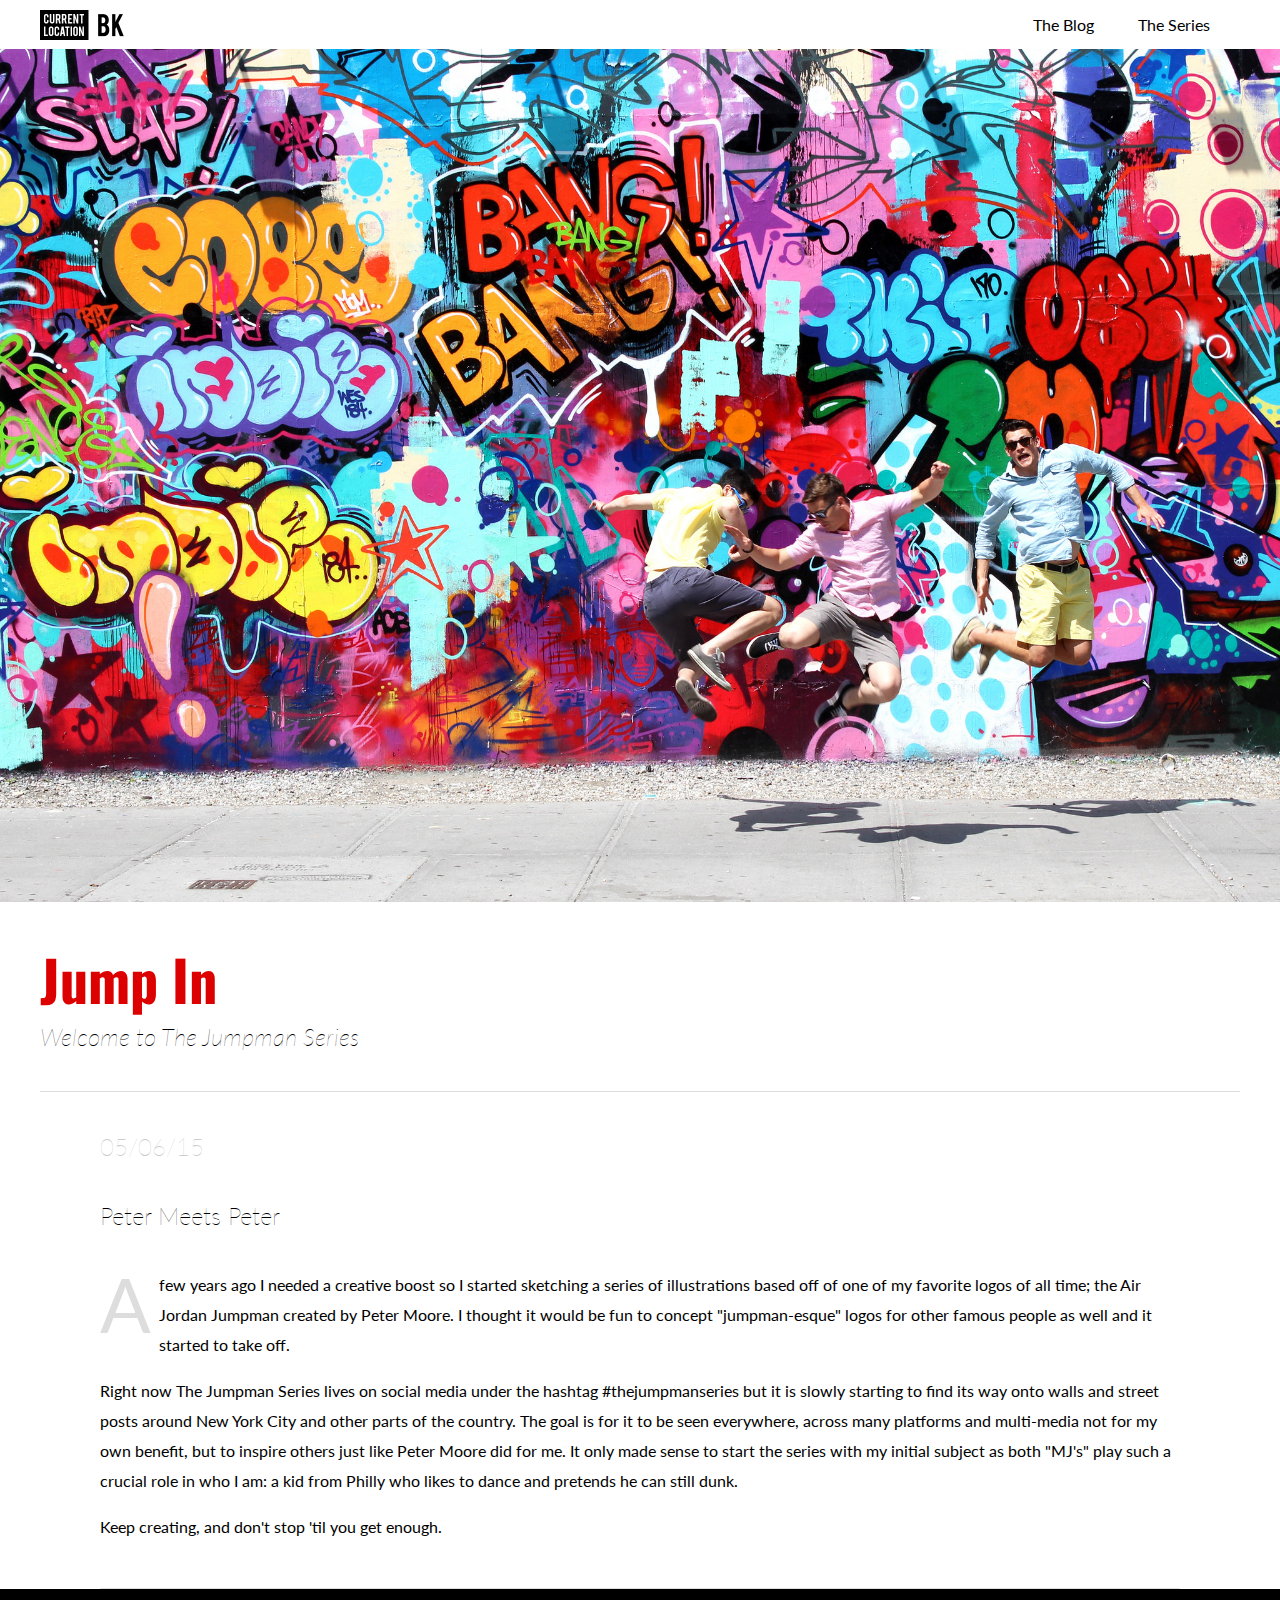
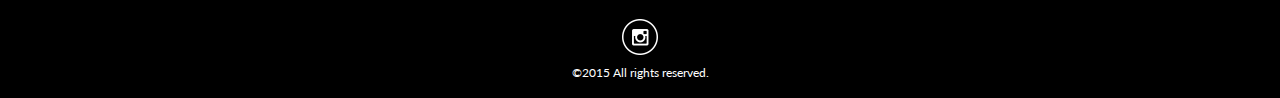
<file: index.html>
<!doctype html>
<html lang="en-us">
<head>
	<meta charset="utf-8">
	<title>Pete Richardson</title>
	<link href='http://fonts.googleapis.com/css?family=Lato:300,700,300italic,700italic' rel='stylesheet' type='text/css'>
	<link href='http://fonts.googleapis.com/css?family=Oswald:700' rel='stylesheet' type='text/css'>
	<link rel="stylesheet" href="css/styles.css">
</head>

<body>
	<header>
		<!-- Begin Navigation -->
		<nav>
		<!-- Logo -->
			<div class="logo">
				<a id="top" href="index.html"><img src="logo.png" width="91" height="30" alt="Logo"></a>
			</div>

		    <!-- Navigation Links -->
		    <div class="navigation">
				<ul class="nav-content">
					<li><a class="active" href="index.html">The Blog</a></li>
					<li><a href="theseries.html">The Series</a></li>
				</ul>
			</div>

		</nav>
		<!-- End Navigation -->	
	</header>


<img src="headerimage.jpg">


	<h1><a href="index.html">Jump In</a></h1>
	<h2>Welcome to The Jumpman Series</h2>

	<article>
		
		<h3>05/06/15</h3>
		<h5>Peter Meets Peter</h5>
		
		<p><span class="firstcharacter">A</span> few years ago I needed a creative boost so I started sketching a series of illustrations based off of one of my favorite logos of all time; the Air Jordan Jumpman created by Peter Moore. I thought it would be fun to concept "jumpman-esque" logos for other famous people as well and it started to take off.</p>

		<p>Right now The Jumpman Series lives on social media under the hashtag #thejumpmanseries but it is slowly starting to find its way onto walls and street posts around New York City and other parts of the country. The goal is for it to be seen everywhere, across many platforms and multi-media not for my own benefit, but to inspire others just like Peter Moore did for me. It only made sense to start the series with my initial subject as both "MJ's" play such a crucial role in who I am: a kid from Philly who likes to dance and pretends he can still dunk.</p> 

		<p>Keep creating, and don't stop 'til you get enough.</p>


	</article>

<div class="footer">
	<footer>
		<nav>
			<ul class="social-links">
				<li><a href="https://instagram.com/thepeteyrich/" target="_blank"><img src="instagram.png" alt="@thepeteyrich" width="36" height="36"></a></li>
			</ul>
		</nav>

	<p>©2015 All rights reserved.</p>
	</footer>
</div>

</body>
</html>
</file>
<file: css/styles.css>
header{
	text-align: left;
	position: relative;
}

.logo{
	float: left;
	margin: 10px 10px 0px 40px;
}

.nav-content {
	padding: 10px;
	float: right;
	margin: 5px 40px 5px 5px;
}

.navigation{
	float: right;
	margin: 0;
	padding: 0;
}

nav {
	color: black;
	text-decoration: none;
	font-size: 16px;
	text-align: center;
}


li{
	display: inline;
	text-decoration: none;
	padding: 0 20px 0 20px;
	margin: none;
}

a { color: black; text-decoration: none;} 
a:visited { color: black; text-decoration: none;} 
a:hover { color: #A00; text-decoration: none;} 
a:active { color: #ccc; text-decoration: none; } 


body{
	font-family: 'Lato'; 
	margin: 0px;
	width: 100%;
}

.firstcharacter { 
	float: left; 
	color: #DDD; 
	font-size: 75px; 
	line-height: 60px; 
	padding-top: 4px; 
	padding-right: 8px; 
	padding-left: 0px; }

article{
	margin: 0px 100px 0px 100px;
	border-bottom: 1px solid #DDD;
	padding-bottom: 30px;
}

img{
	max-width: 100%;
	margin: none;
	padding: none;
}

h1{
	margin: 40px 40px 0 40px;
	font-weight: 700;
	font-family: 'Oswald', sans-serif;
	line-height: 1.2;
	padding-bottom: 10px;
}

h1 a{
	color: #D00;
	font-style: normal;
	font-variant: normal;
	font-weight: 700;
	font-size: 56px;
	text-decoration: none;
	font-family: 'Oswald', sans-serif;

}


h2{
	font-weight: lighter;
	font-size: 24px;
	margin: 0 40px 40px 40px;
	padding-bottom: 40px;
	border-bottom: 1px solid #DDD;
	font-style: italic;
}


h3{
	font-weight: lighter;
	color: #ccc;
	font-size: 24px;
	margin-top: 40px;
}

h2 a{
	color: #444;
	text-decoration: none;
	font-size: 36px;
	line-height: 0px;
}

h4 {
	text-align: right;
	text-decoration: none;
}

h4 a{
	text-decoration: none;
}

h5{
	font-weight: lighter;
	font-size: 24px;
	font-style: bold;
}

article h5{
	margin: none;
}

footer nav{
	margin-top: 20px;
	text-decoration: none;
	background: #ccc;
}

footer nav a{
	margin-top: 20px;
	color: black;
	text-decoration: none;
	font-size: 16px;
}


footer p{
	font-size: 12px;
	background: black;
	color: white;
	text-align: center;
	padding: 0;
	margin: 0;
}

p{
	line-height: 30px;
}

footer ul {
	padding: 0px;
	margin: 0px;
	color: white;
	background-color: black;
}

footer li{
	padding: 0px;
	color: white;
}

footer li a { color: white; text-decoration: none;} 
footer li a:visited { color: white; text-decoration: none;} 
footer li a:hover { color: #A00; text-decoration: none;} 
footer li a:active { color: white; text-decoration: none; } 

.footer {
	background: black;
	padding: 10px;
	clear: both;
	display: block;
}


/* entire container, keeps perspective */
.flip-container {
	perspective: 1000;
	/*height: 624px;*/
	width: 33%;
	float: left;
	overflow-y: scroll;

}
/* flip the pane when hovered */
.flip-container:hover .flipper, .flip-container.hover .flipper {
	transform: rotateY(180deg);
}

.front, .back {
	width: 100%;
/*	display: inline-block;
	float: left;*/
	/*height: 480px;*/
}

/* flip speed goes here */
.flipper {
	transition: 1s;
	transition-timing-function: cubic-bezier(0.55, 0.09, 0.79, 1.41);
	transform-style: preserve-3d;

	/*position: relative;*/
}

/* hide back of pane during swap */
.front, .back {
	backface-visibility: hidden;

	position: absolute;
	top: 0;
	left: 0;
}

/* front pane, placed above back */
.front {
	z-index: 2;
	/* for firefox 31 */
	transform: rotateY(0deg);
}

/* back, initially hidden pane */
.back {
	transform: rotateY(180deg);
	background-color: black;
	color: white;
	/*height: 624px;*/
}

.back h1{
	color: white;
	font-size: 2em;
	padding-bottom: 0px;
}

.back h2{
	color: #999;
	font-size: 1em;
	font-weight: lighter;
	font-style: normal;
	margin: 10px 40px 0 40px;
	padding-bottom: 0px;
	border-bottom: none;
}

.back h3{
	color: #999;
	font-size: .875em;
	margin: 10px 40px 10px 40px;
	border-bottom: 1px solid #999;
	padding-bottom: 20px;
}

.back p{
	color: white;
	font-size: .875em;
	margin: 0 40px 40px 40px;
}

.clearfix:after {
     visibility: hidden;
     display: block;
     font-size: 0;
     content: " ";
     clear: both;
     height: 0;
     }
.clearfix { display: inline-block; }
/* start commented backslash hack \*/
* html .clearfix { height: 1%; }
.clearfix { display: block; }
/* close commented backslash hack */

.hvr-underline-from-center {
  display: inline-block;
  vertical-align: middle;
  -webkit-transform: translateZ(0);
  transform: translateZ(0);
  box-shadow: 0 0 1px rgba(0, 0, 0, 0);
  -webkit-backface-visibility: hidden;
  backface-visibility: hidden;
  -moz-osx-font-smoothing: grayscale;
  position: relative;
  overflow: hidden;
}
.hvr-underline-from-center:before {
  content: "";
  position: absolute;
  z-index: -1;
  left: 50%;
  right: 50%;
  bottom: 0;
  background: #000;
  height: 1px;
  -webkit-transition-property: left, right;
  transition-property: left, right;
  -webkit-transition-duration: 0.3s;
  transition-duration: 0.3s;
  -webkit-transition-timing-function: ease-out;
  transition-timing-function: ease-out;
}
.hvr-underline-from-center:hover:before, .hvr-underline-from-center:focus:before, .hvr-underline-from-center:active:before {
  left: 0;
  right: 0;
}
</file>
